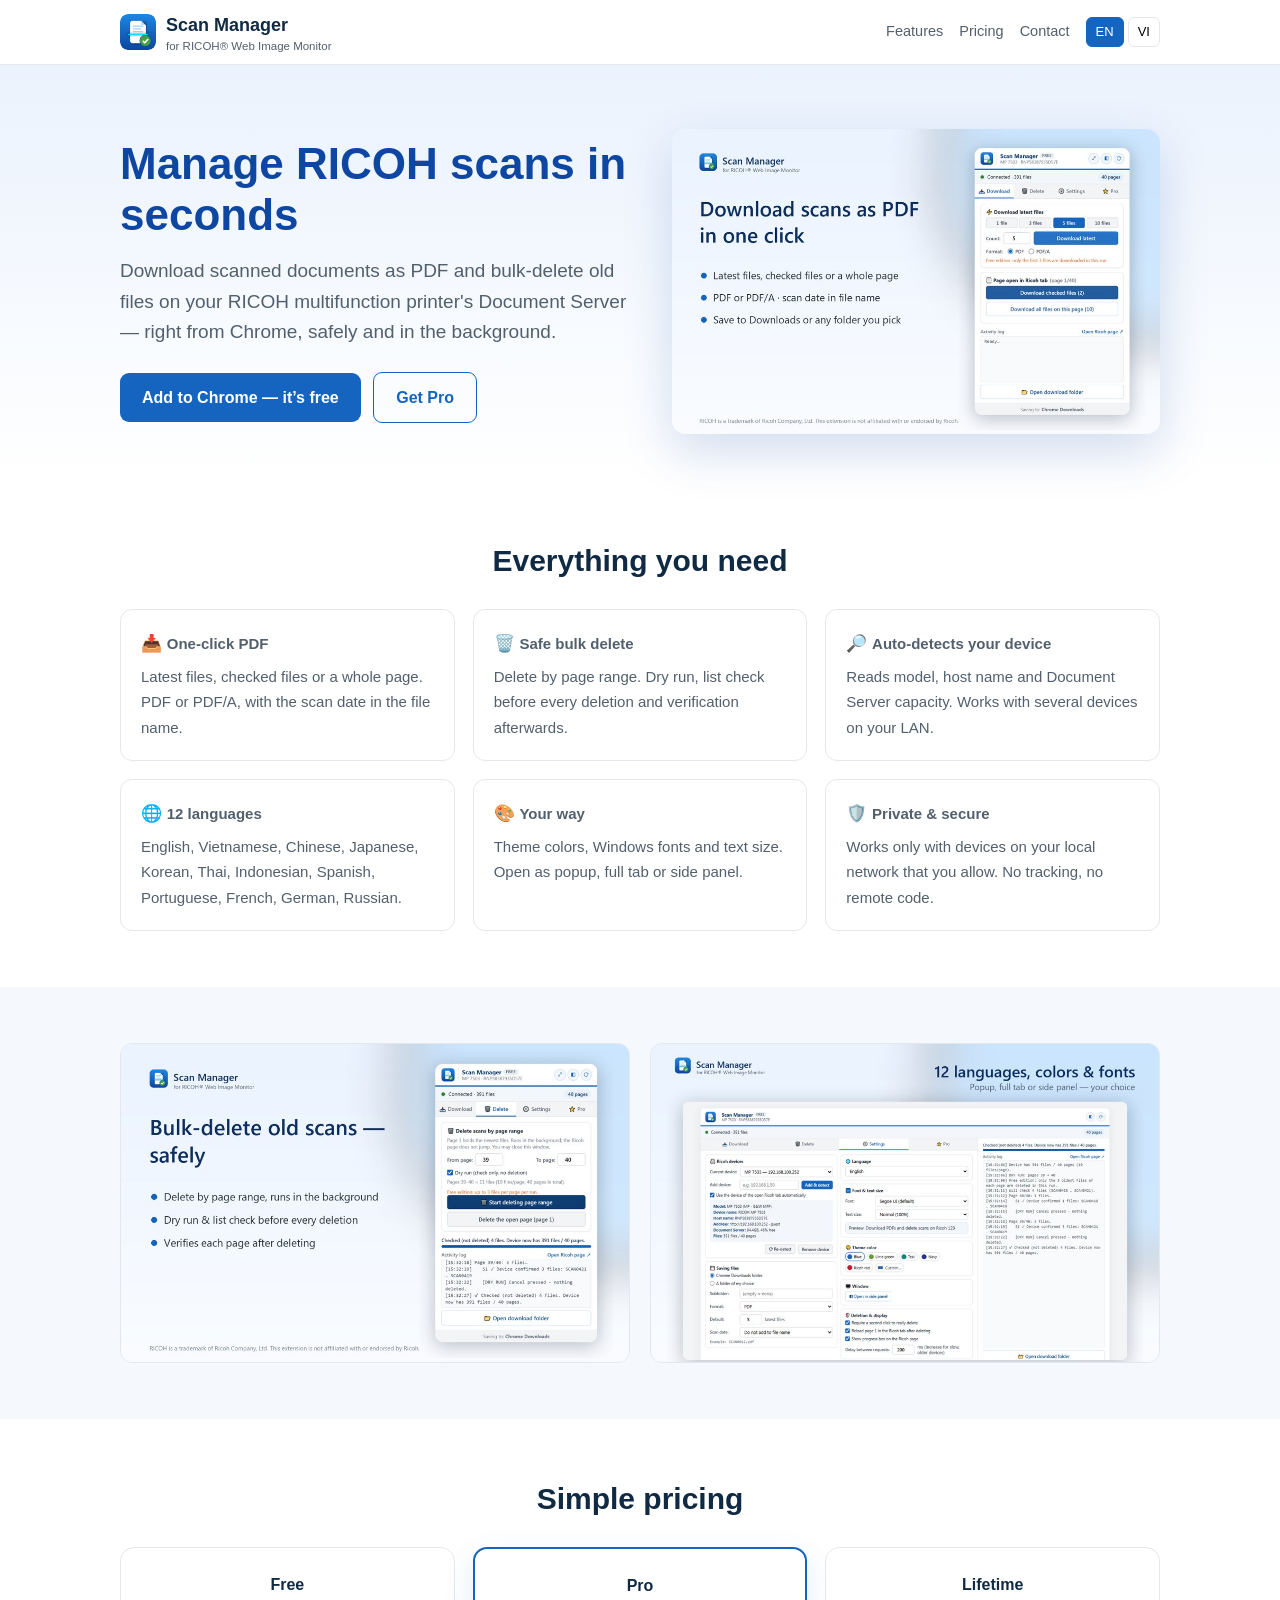
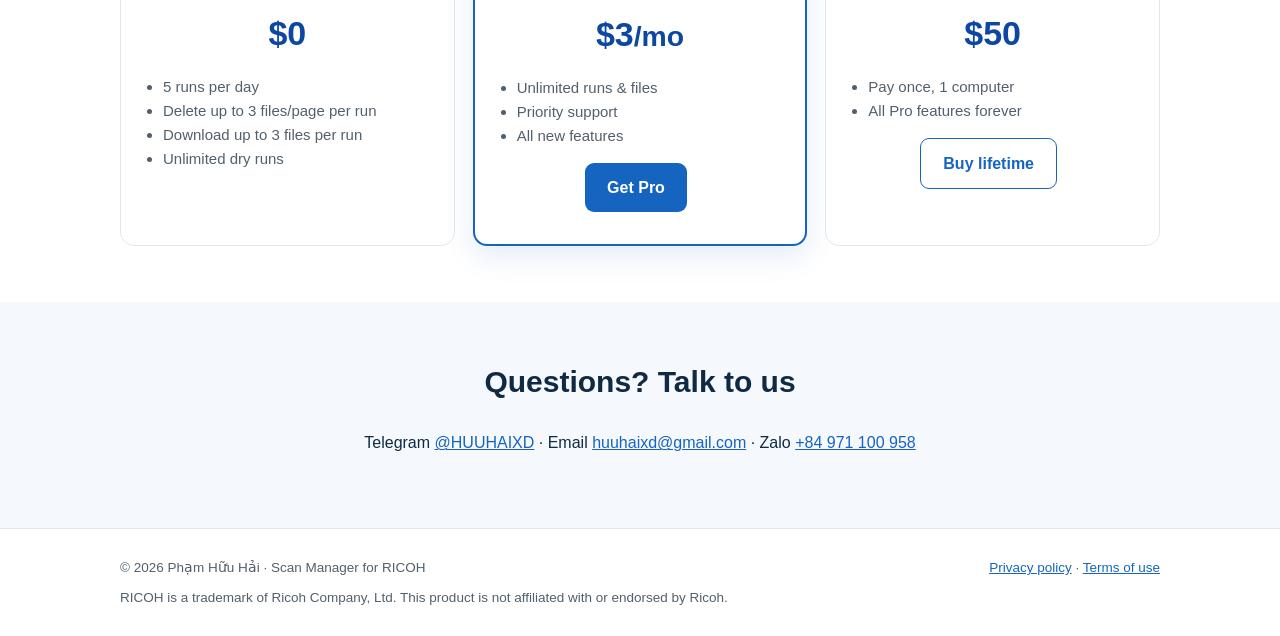
<file: index.html>
<!DOCTYPE html>
<html lang="en">
<head>
  <meta charset="UTF-8">
  <meta name="viewport" content="width=device-width, initial-scale=1">
  <title>Scan Manager for RICOH® — Download & bulk-delete scans</title>
  <meta name="description" content="Chrome extension to download PDFs and bulk-delete scanned files on RICOH Document Server (Web Image Monitor). Auto-detects the device model. 12 languages.">
  <link rel="icon" href="favicon.png">
  <link rel="stylesheet" href="style.css?v=20261108">
  <script src="lang.js?v=20261108"></script>
  <script src="shop-config.js?v=20261108"></script>
</head>
<body>
  <header class="top">
    <div class="wrap">
      <a class="brand" href="index.html"><img src="icon.png" alt=""><span>Scan Manager<small>for RICOH® Web Image Monitor</small></span></a>
      <nav>
        <a class="hide-sm" href="#features"><span data-lang="en">Features</span><span data-lang="vi">Tính năng</span></a>
        <a class="hide-sm" href="#pricing"><span data-lang="en">Pricing</span><span data-lang="vi">Bảng giá</span></a>
        <a class="hide-sm" href="#contact"><span data-lang="en">Contact</span><span data-lang="vi">Liên hệ</span></a>
        <span class="lang-switch"><button data-l="en">EN</button> <button data-l="vi">VI</button></span>
      </nav>
    </div>
  </header>

  <div class="hero">
    <div class="wrap">
      <div>
        <h1>
          <span data-lang="en">Manage RICOH scans in seconds</span>
          <span data-lang="vi">Quản lý file scan RICOH trong vài giây</span>
        </h1>
        <p class="lead">
          <span data-lang="en">Download scanned documents as PDF and bulk-delete old files on your RICOH multifunction printer's Document Server — right from Chrome, safely and in the background.</span>
          <span data-lang="vi">Tải file scan về PDF và xóa hàng loạt file cũ trên Document Server của máy photocopy RICOH — ngay trên Chrome, an toàn và chạy nền.</span>
        </p>
        <!-- Link Chrome Web Store: sửa SHOP.storeUrl trong shop-config.js (href dưới đây dự phòng khi tắt JavaScript) -->
        <a class="btn primary" id="cta-store" href="https://chromewebstore.google.com/detail/scan-manager-for-ricoh-%E2%80%93/jhkhadgilppacanhelepdadmpaoldbhl" target="_blank" rel="noopener"><span data-lang="en">Add to Chrome — it’s free</span><span data-lang="vi">Thêm vào Chrome — miễn phí</span></a>
        <a class="btn ghost" href="buy.html?plan=month"><span data-lang="en">Get Pro</span><span data-lang="vi">Mua bản Pro</span></a>
      </div>
      <div>
        <img class="shot" data-lang="en" src="shot-en-1.jpg" alt="Scan Manager popup">
        <img class="shot" data-lang="vi" src="shot-vi-1.jpg" alt="Giao diện Scan Manager">
      </div>
    </div>
  </div>

  <section id="features">
    <div class="wrap">
      <h2><span data-lang="en">Everything you need</span><span data-lang="vi">Đầy đủ những gì bạn cần</span></h2>
      <div class="features">
        <div class="feature"><b>📥 <span data-lang="en">One-click PDF</span><span data-lang="vi">Tải PDF một chạm</span></b>
          <span data-lang="en">Latest files, checked files or a whole page. PDF or PDF/A, with the scan date in the file name.</span>
          <span data-lang="vi">File mới nhất, file đang chọn hoặc cả trang. PDF hoặc PDF/A, thêm ngày scan vào tên file.</span></div>
        <div class="feature"><b>🗑️ <span data-lang="en">Safe bulk delete</span><span data-lang="vi">Xóa hàng loạt an toàn</span></b>
          <span data-lang="en">Delete by page range. Dry run, list check before every deletion and verification afterwards.</span>
          <span data-lang="vi">Xóa theo dải trang. Chạy thử, đối chiếu danh sách trước khi xóa và xác minh lại sau đó.</span></div>
        <div class="feature"><b>🔎 <span data-lang="en">Auto-detects your device</span><span data-lang="vi">Tự nhận dạng máy</span></b>
          <span data-lang="en">Reads model, host name and Document Server capacity. Works with several devices on your LAN.</span>
          <span data-lang="vi">Đọc dòng máy, host name, dung lượng Document Server. Dùng được nhiều máy trong mạng LAN.</span></div>
        <div class="feature"><b>🌐 <span data-lang="en">12 languages</span><span data-lang="vi">12 ngôn ngữ</span></b>
          <span data-lang="en">English, Vietnamese, Chinese, Japanese, Korean, Thai, Indonesian, Spanish, Portuguese, French, German, Russian.</span>
          <span data-lang="vi">Anh, Việt, Trung, Nhật, Hàn, Thái, Indonesia, Tây Ban Nha, Bồ Đào Nha, Pháp, Đức, Nga.</span></div>
        <div class="feature"><b>🎨 <span data-lang="en">Your way</span><span data-lang="vi">Theo ý bạn</span></b>
          <span data-lang="en">Theme colors, Windows fonts and text size. Open as popup, full tab or side panel.</span>
          <span data-lang="vi">Màu giao diện, phông chữ Windows, cỡ chữ. Mở dạng popup, tab rộng hoặc bảng bên.</span></div>
        <div class="feature"><b>🛡️ <span data-lang="en">Private & secure</span><span data-lang="vi">Riêng tư & bảo mật</span></b>
          <span data-lang="en">Works only with devices on your local network that you allow. No tracking, no remote code.</span>
          <span data-lang="vi">Chỉ làm việc với máy trong mạng nội bộ bạn cho phép. Không theo dõi, không tải mã từ xa.</span></div>
      </div>
    </div>
  </section>

  <section class="alt">
    <div class="wrap">
      <div class="shots">
        <img data-lang="en" src="shot-en-2.jpg" alt="Bulk delete"><img data-lang="en" src="shot-en-3.jpg" alt="Settings">
        <img data-lang="vi" src="shot-vi-2.jpg" alt="Xóa hàng loạt"><img data-lang="vi" src="shot-vi-3.jpg" alt="Cài đặt">
      </div>
    </div>
  </section>

  <section id="pricing">
    <div class="wrap">
      <h2><span data-lang="en">Simple pricing</span><span data-lang="vi">Bảng giá đơn giản</span></h2>
      <div class="pricing">
        <div class="plan"><b>Free</b><div class="price">$0</div>
          <ul data-lang="en"><li>5 runs per day</li><li>Delete up to 3 files/page per run</li><li>Download up to 3 files per run</li><li>Unlimited dry runs</li></ul>
          <ul data-lang="vi"><li>5 lượt mỗi ngày</li><li>Xóa tối đa 3 file/trang mỗi lượt</li><li>Tải tối đa 3 file mỗi lượt</li><li>Chạy thử không giới hạn</li></ul></div>
        <div class="plan best"><b>Pro</b><div class="price">$3<small>/<span data-lang="en">mo</span><span data-lang="vi">tháng</span></small></div>
          <ul data-lang="en"><li>Unlimited runs & files</li><li>Priority support</li><li>All new features</li></ul>
          <ul data-lang="vi"><li>Không giới hạn lượt & số file</li><li>Ưu tiên hỗ trợ</li><li>Mọi tính năng mới</li><li>79.000đ/tháng (VietQR)</li></ul>
          <a class="btn primary" href="buy.html?plan=month"><span data-lang="en">Get Pro</span><span data-lang="vi">Mua Pro</span></a></div>
        <div class="plan"><b><span data-lang="en">Lifetime</span><span data-lang="vi">Trọn đời</span></b><div class="price">$50</div>
          <ul data-lang="en"><li>Pay once, 1 computer</li><li>All Pro features forever</li></ul>
          <ul data-lang="vi"><li>Trả 1 lần, 1 máy tính</li><li>Mọi tính năng Pro mãi mãi</li><li>1.299.000đ (VietQR)</li></ul>
          <a class="btn ghost" href="buy.html?plan=lifetime"><span data-lang="en">Buy lifetime</span><span data-lang="vi">Mua trọn đời</span></a></div>
      </div>
    </div>
  </section>

  <section id="contact" class="alt">
    <div class="wrap" style="text-align:center">
      <h2><span data-lang="en">Questions? Talk to us</span><span data-lang="vi">Cần hỗ trợ? Liên hệ ngay</span></h2>
      <p>Telegram <a href="https://t.me/HUUHAIXD">@HUUHAIXD</a> · Email <a href="mailto:huuhaixd@gmail.com">huuhaixd@gmail.com</a> · Zalo <a href="https://zalo.me/84971100958">+84 971 100 958</a></p>
    </div>
  </section>

  <footer>
    <div class="wrap">
      <span>© 2026 Phạm Hữu Hải · Scan Manager for RICOH</span>
      <span><a href="privacy.html"><span data-lang="en">Privacy policy</span><span data-lang="vi">Chính sách quyền riêng tư</span></a> · <a href="terms.html"><span data-lang="en">Terms of use</span><span data-lang="vi">Điều khoản sử dụng</span></a></span>
      <span data-lang="en">RICOH is a trademark of Ricoh Company, Ltd. This product is not affiliated with or endorsed by Ricoh.</span>
      <span data-lang="vi">RICOH là nhãn hiệu của Ricoh Company, Ltd. Sản phẩm này không liên kết với Ricoh.</span>
    </div>
  </footer>
  <script>
    // Nút "Thêm vào Chrome": link cố định trong HTML; chỉ ghi đè khi shop-config.js có link khác.
    // Không bao giờ đổi về "#contact" - bản shop-config.js cũ trong bộ nhớ đệm (storeUrl trống) từng làm nút cuộn xuống Bảng giá.
    (function () {
      var cta = document.getElementById("cta-store");
      if (window.SHOP && SHOP.storeUrl) cta.href = SHOP.storeUrl;
    })();
  </script>
</body>
</html>
</file>
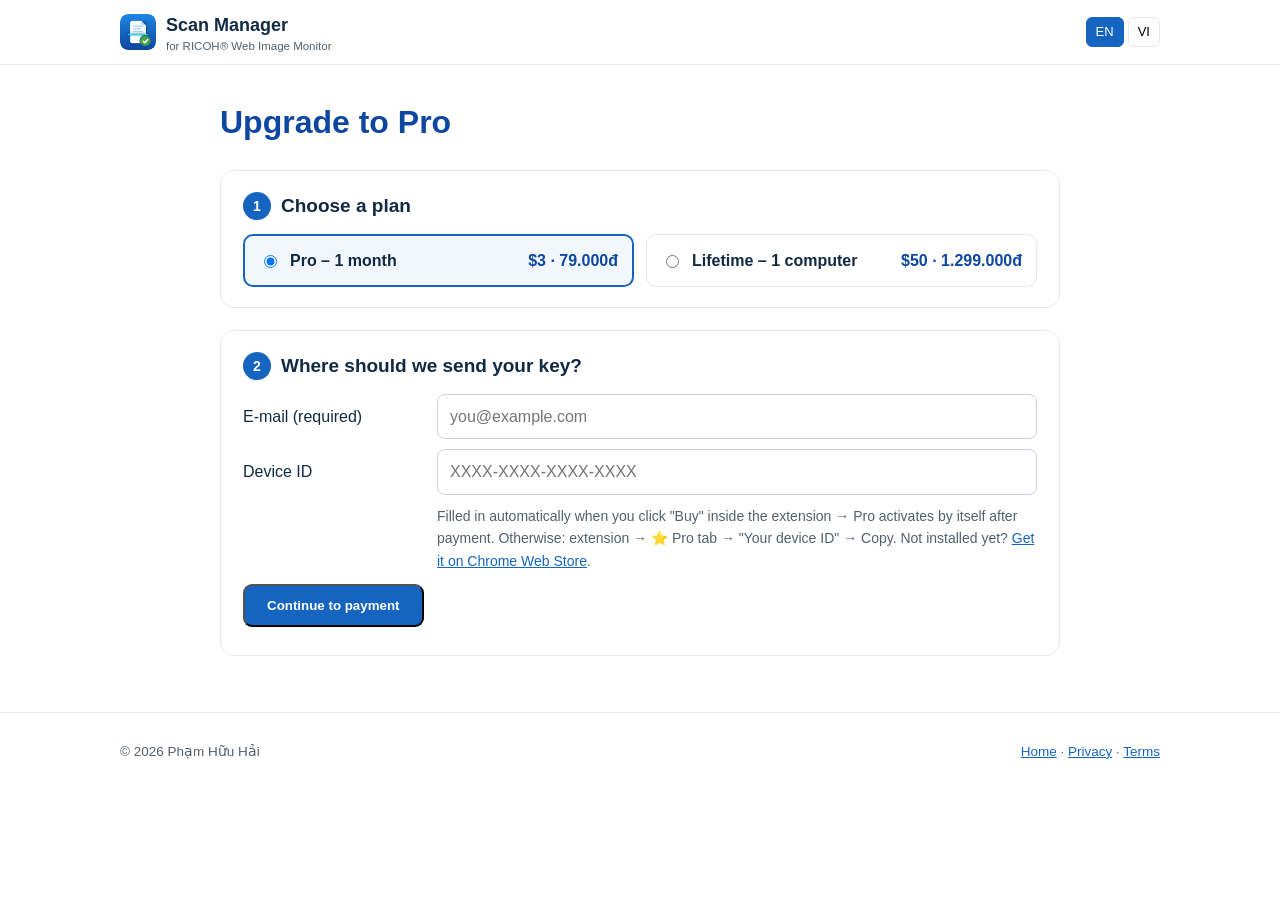
<file: buy.html>
<!DOCTYPE html>
<html lang="en">
<head>
  <meta charset="UTF-8">
  <meta name="viewport" content="width=device-width, initial-scale=1">
  <title>Buy Pro — Scan Manager for RICOH®</title>
  <link rel="icon" href="favicon.png">
  <link rel="stylesheet" href="style.css?v=20261108">
  <link rel="stylesheet" href="buy.css?v=20261108">
  <script src="lang.js?v=20261108"></script>
  <script src="shop-config.js?v=20261108"></script>
</head>
<body>
  <header class="top">
    <div class="wrap">
      <a class="brand" href="index.html"><img src="icon.png" alt=""><span>Scan Manager<small>for RICOH® Web Image Monitor</small></span></a>
      <nav><span class="lang-switch"><button data-l="en">EN</button> <button data-l="vi">VI</button></span></nav>
    </div>
  </header>

  <main class="buy">
    <h1><span data-lang="en">Upgrade to Pro</span><span data-lang="vi">Nâng cấp lên Pro</span></h1>

    <!-- Bước 1: chọn gói -->
    <section class="step" id="step-plan">
      <h2><span class="n">1</span><span data-lang="en">Choose a plan</span><span data-lang="vi">Chọn gói</span></h2>
      <div class="plans">
        <label class="plan-opt"><input type="radio" name="plan" value="month" id="plan-month">
          <span class="po-name" data-plan-name="month"></span>
          <span class="po-price" data-plan-price="month"></span></label>
        <label class="plan-opt"><input type="radio" name="plan" value="lifetime" id="plan-lifetime">
          <span class="po-name" data-plan-name="lifetime"></span>
          <span class="po-price" data-plan-price="lifetime"></span></label>
      </div>
    </section>

    <!-- Bước 2: thông tin nhận mã + tạo đơn -->
    <section class="step" id="step-info">
      <h2><span class="n">2</span><span data-lang="en">Where should we send your key?</span><span data-lang="vi">Nhận mã kích hoạt ở đâu?</span></h2>
      <div class="fields">
        <label for="f-email"><span data-lang="en">E-mail (required)</span><span data-lang="vi">Email (bắt buộc)</span></label>
        <input id="f-email" type="email" placeholder="you@example.com" autocomplete="email">
        <label for="f-iid"><span data-lang="en">Device ID</span><span data-lang="vi">Mã máy</span></label>
        <input id="f-iid" type="text" placeholder="XXXX-XXXX-XXXX-XXXX" maxlength="19">
        <p class="hint" id="iid-hint"><span data-lang="en">Filled in automatically when you click "Buy" inside the extension → Pro activates by itself after payment. Otherwise: extension → ⭐ Pro tab → "Your device ID" → Copy. Not installed yet? <a href="https://chromewebstore.google.com/detail/scan-manager-for-ricoh-%E2%80%93/jhkhadgilppacanhelepdadmpaoldbhl" target="_blank" rel="noopener">Get it on Chrome Web Store</a>.</span><span data-lang="vi">Tự điền khi bạn bấm "Mua" trong tiện ích → thanh toán xong Pro tự kích hoạt. Nếu trống: mở tiện ích → thẻ ⭐ Pro → "Mã máy của bạn" → Sao chép. Chưa cài tiện ích? <a href="https://chromewebstore.google.com/detail/scan-manager-for-ricoh-%E2%80%93/jhkhadgilppacanhelepdadmpaoldbhl" target="_blank" rel="noopener">Cài từ Chrome Web Store</a>.</span></p>
      </div>
      <p class="warn-mail" id="need-email" hidden><span data-lang="en">Please enter a valid e-mail.</span><span data-lang="vi">Vui lòng nhập email hợp lệ.</span></p>
      <p class="warn-mail" id="order-error" hidden></p>
      <div><button type="button" class="btn primary" id="btn-create"><span data-lang="en">Continue to payment</span><span data-lang="vi">Tiếp tục thanh toán</span></button></div>
    </section>

    <!-- Bước 3: thanh toán -->
    <section class="step" id="step-pay" hidden>
      <h2><span class="n">3</span><span data-lang="en">Pay</span><span data-lang="vi">Thanh toán</span>
        <span class="order-tag"><span data-lang="en">Order</span><span data-lang="vi">Đơn</span> <b id="order-code"></b></span></h2>
      <div class="pay-status" id="pay-status">
        <span class="spinner" aria-hidden="true"></span>
        <span data-lang="en">Waiting for your payment… this page updates by itself.</span>
        <span data-lang="vi">Đang chờ thanh toán… trang tự cập nhật khi nhận được tiền.</span>
      </div>
      <div class="methods">
        <div class="method" id="m-lemon" hidden>
          <h3><span data-lang="en">Card (Visa, Mastercard…)</span><span data-lang="vi">Thẻ quốc tế (Visa, Mastercard…)</span></h3>
          <a class="btn primary" id="btn-lemon" href="#" target="_blank" rel="noopener"><span data-lang="en">Pay by card</span><span data-lang="vi">Thanh toán bằng thẻ</span></a>
        </div>
        <div class="method">
          <h3>VietQR <span class="muted-s" data-lang="en">(Vietnam bank transfer)</span><span class="muted-s" data-lang="vi">(chuyển khoản ngân hàng VN)</span></h3>
          <img id="qr" alt="VietQR" width="270" height="320">
          <dl class="bank">
            <dt data-lang="en">Bank</dt><dt data-lang="vi">Ngân hàng</dt><dd id="b-branch"></dd>
            <dt data-lang="en">Account</dt><dt data-lang="vi">Số tài khoản</dt><dd><b id="b-acc"></b> <button type="button" class="copy" data-copy-id="b-acc">⧉</button></dd>
            <dt data-lang="en">Holder</dt><dt data-lang="vi">Chủ tài khoản</dt><dd id="b-name"></dd>
            <dt data-lang="en">Amount</dt><dt data-lang="vi">Số tiền</dt><dd><b id="b-amount"></b></dd>
            <dt data-lang="en">Message</dt><dt data-lang="vi">Nội dung</dt><dd><b id="b-msg"></b> <button type="button" class="copy" data-copy-id="b-msg">⧉</button></dd>
          </dl>
          <p class="hint"><span data-lang="en">Scan with any Vietnamese banking app — amount and message are filled in. Keep the message unchanged.</span><span data-lang="vi">Quét bằng app ngân hàng bất kỳ — số tiền và nội dung đã điền sẵn. Vui lòng giữ nguyên nội dung.</span></p>
          <button type="button" class="btn primary btn-reported" id="btn-reported"><span data-lang="en">✅ I have transferred</span><span data-lang="vi">✅ Tôi đã chuyển khoản xong</span></button>
          <p class="hint ok-note" id="reported-note" hidden><span data-lang="en">Thanks! The author has been notified and will confirm shortly — this page updates by itself and your key is e-mailed.</span><span data-lang="vi">Cảm ơn bạn! Tác giả đã nhận được thông báo và sẽ xác nhận sớm — trang này tự cập nhật, mã cũng được gửi qua email.</span></p>
        </div>
        <div class="method">
          <h3>PayPal <span class="muted-s" data-lang="en">(international)</span><span class="muted-s" data-lang="vi">(quốc tế)</span></h3>
          <a class="btn paypal" id="btn-paypal" href="#" target="_blank" rel="noopener"><span data-lang="en">Pay with PayPal</span><span data-lang="vi">Thanh toán qua PayPal</span></a>
          <p class="hint"><span data-lang="en">PayPal account or card, in USD. Confirmed automatically.</span><span data-lang="vi">Tài khoản PayPal hoặc thẻ, bằng USD. Xác nhận tự động.</span></p>
        </div>
      </div>
    </section>

    <!-- Thanh toán thành công -->
    <section class="step success" id="step-done" hidden>
      <h2>✅ <span data-lang="en">Payment received — thank you!</span><span data-lang="vi">Đã nhận thanh toán — cảm ơn bạn!</span></h2>
      <p class="auto-on" hidden><span data-lang="en">Pro activates automatically on your computer within a few minutes. To do it now: open the extension → ⭐ Pro tab → <b>Check payment</b>.</span><span data-lang="vi">Pro sẽ tự kích hoạt trên máy tính của bạn trong vài phút. Muốn ngay: mở tiện ích → thẻ ⭐ Pro → bấm <b>Kiểm tra thanh toán</b>.</span></p>
      <p><span data-lang="en">Your purchase key (also sent to your e-mail):</span><span data-lang="vi">Mã mua hàng (đã gửi kèm email):</span></p>
      <div class="key-box"><b id="done-key"></b> <button type="button" class="copy" data-copy-id="done-key">⧉</button></div>
      <p class="hint"><span data-lang="en">To activate by hand: ⭐ Pro tab → paste the key, enter the same e-mail → Activate.</span><span data-lang="vi">Kích hoạt thủ công: thẻ ⭐ Pro → dán mã, nhập đúng email → Kích hoạt.</span></p>
    </section>

    <!-- Hỗ trợ -->
    <section class="step" id="step-help" hidden>
      <h2><span class="n">?</span><span data-lang="en">Paid but nothing happened after 15 minutes?</span><span data-lang="vi">Đã trả tiền mà sau 15 phút chưa thấy gì?</span></h2>
      <p><span data-lang="en">Bank transfers are sometimes confirmed by hand. Send us your order details:</span><span data-lang="vi">Chuyển khoản đôi khi được xác nhận thủ công. Gửi thông tin đơn cho tác giả:</span></p>
      <pre class="summary" id="summary"></pre>
      <div class="actions">
        <button type="button" class="btn ghost" id="btn-copy-sum"><span data-lang="en">Copy order details</span><span data-lang="vi">Sao chép thông tin đơn</span></button>
        <a class="btn ghost" id="c-zalo" href="#" target="_blank" rel="noopener">Zalo</a>
        <a class="btn ghost" id="c-tg" href="#" target="_blank" rel="noopener">Telegram</a>
        <a class="btn ghost" id="c-mail" href="#">Email</a>
      </div>
    </section>
  </main>

  <footer>
    <div class="wrap">
      <span>© 2026 Phạm Hữu Hải</span>
      <span><a href="index.html">Home</a> · <a href="privacy.html">Privacy</a> · <a href="terms.html">Terms</a></span>
    </div>
  </footer>
  <script src="buy.js?v=20261108"></script>
</body>
</html>
</file>
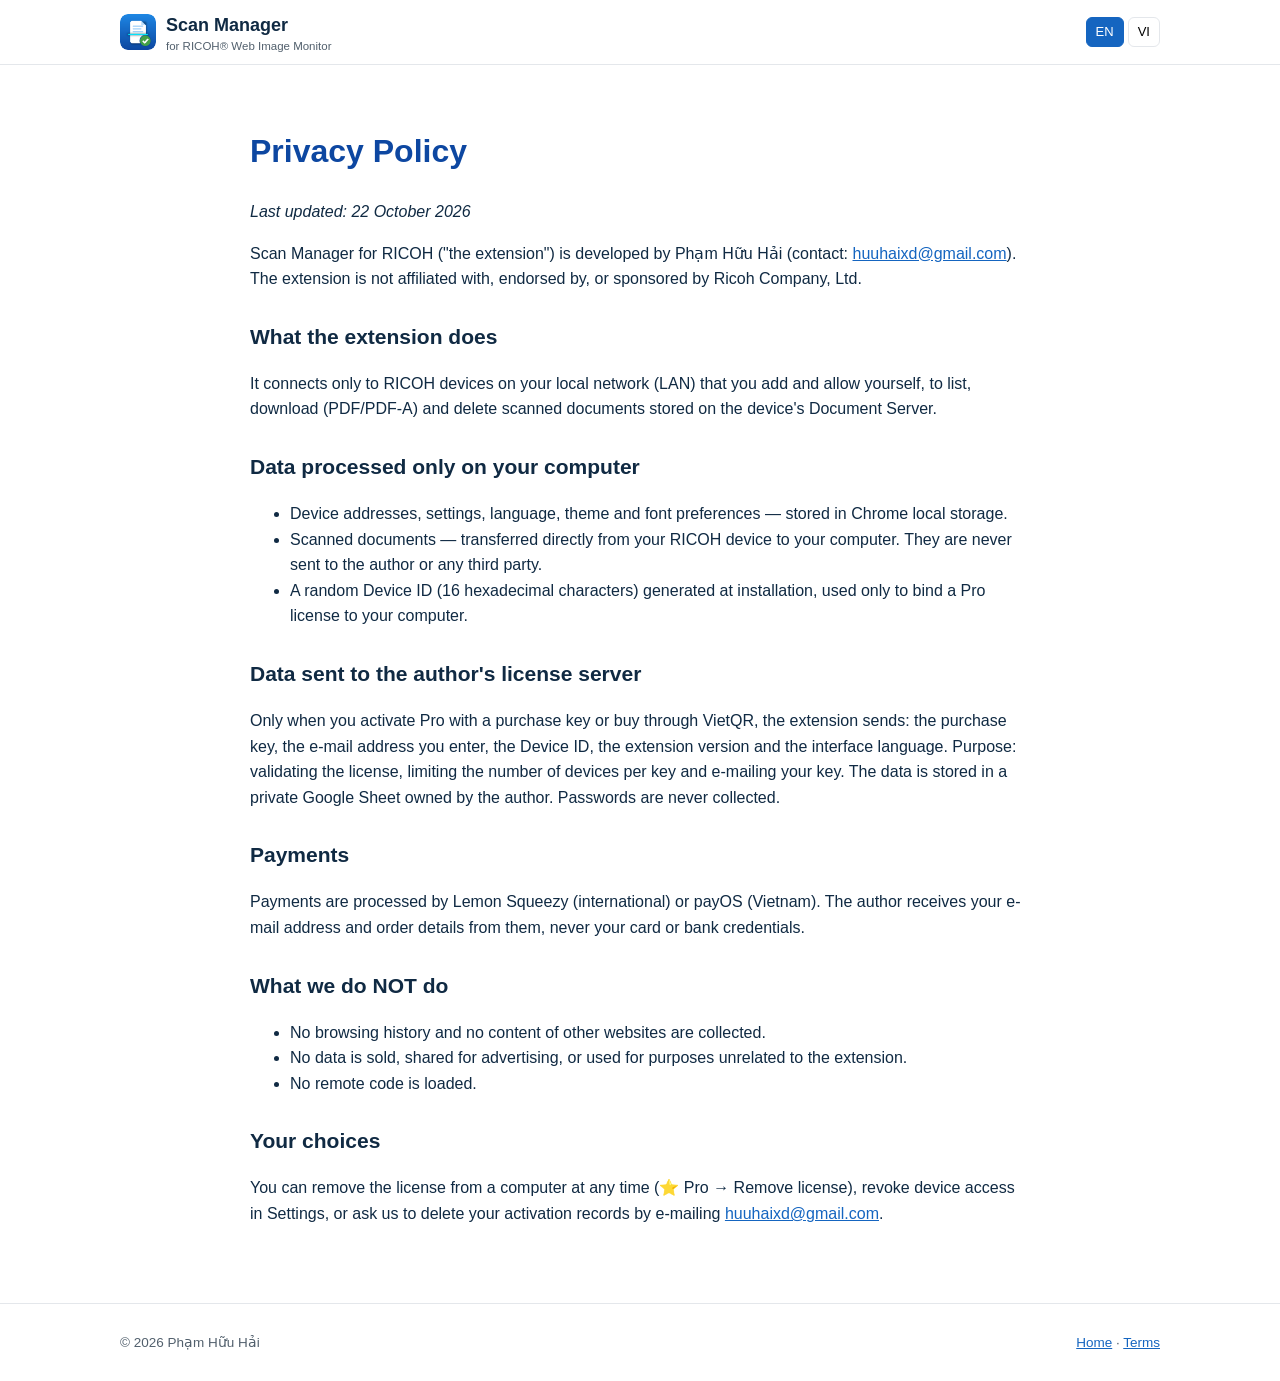
<file: privacy.html>
<!DOCTYPE html>
<html lang="en">
<head>
  <meta charset="UTF-8">
  <meta name="viewport" content="width=device-width, initial-scale=1">
  <title>Privacy Policy — Scan Manager for RICOH®</title>
  <link rel="icon" href="favicon.png">
  <link rel="stylesheet" href="style.css?v=20261108">
  <script src="lang.js?v=20261108"></script>
</head>
<body>
  <header class="top">
    <div class="wrap">
      <a class="brand" href="index.html"><img src="icon.png" alt=""><span>Scan Manager<small>for RICOH® Web Image Monitor</small></span></a>
      <nav><span class="lang-switch"><button data-l="en">EN</button> <button data-l="vi">VI</button></span></nav>
    </div>
  </header>

  <main class="doc">
    <div data-lang="en">
      <h1>Privacy Policy</h1>
      <p><i>Last updated: 22 October 2026</i></p>
      <p>Scan Manager for RICOH ("the extension") is developed by Phạm Hữu Hải (contact: <a href="mailto:huuhaixd@gmail.com">huuhaixd@gmail.com</a>). The extension is not affiliated with, endorsed by, or sponsored by Ricoh Company, Ltd.</p>
      <h2>What the extension does</h2>
      <p>It connects only to RICOH devices on your local network (LAN) that you add and allow yourself, to list, download (PDF/PDF-A) and delete scanned documents stored on the device's Document Server.</p>
      <h2>Data processed only on your computer</h2>
      <ul>
        <li>Device addresses, settings, language, theme and font preferences — stored in Chrome local storage.</li>
        <li>Scanned documents — transferred directly from your RICOH device to your computer. They are never sent to the author or any third party.</li>
        <li>A random Device ID (16 hexadecimal characters) generated at installation, used only to bind a Pro license to your computer.</li>
      </ul>
      <h2>Data sent to the author's license server</h2>
      <p>Only when you activate Pro with a purchase key or buy through VietQR, the extension sends: the purchase key, the e-mail address you enter, the Device ID, the extension version and the interface language. Purpose: validating the license, limiting the number of devices per key and e-mailing your key. The data is stored in a private Google Sheet owned by the author. Passwords are never collected.</p>
      <h2>Payments</h2>
      <p>Payments are processed by Lemon Squeezy (international) or payOS (Vietnam). The author receives your e-mail address and order details from them, never your card or bank credentials.</p>
      <h2>What we do NOT do</h2>
      <ul>
        <li>No browsing history and no content of other websites are collected.</li>
        <li>No data is sold, shared for advertising, or used for purposes unrelated to the extension.</li>
        <li>No remote code is loaded.</li>
      </ul>
      <h2>Your choices</h2>
      <p>You can remove the license from a computer at any time (⭐ Pro → Remove license), revoke device access in Settings, or ask us to delete your activation records by e-mailing <a href="mailto:huuhaixd@gmail.com">huuhaixd@gmail.com</a>.</p>
    </div>

    <div data-lang="vi">
      <h1>Chính sách quyền riêng tư</h1>
      <p><i>Cập nhật: 22/10/2026</i></p>
      <p>Scan Manager for RICOH ("tiện ích") do Phạm Hữu Hải phát triển (liên hệ: <a href="mailto:huuhaixd@gmail.com">huuhaixd@gmail.com</a>). Tiện ích không liên kết, không được bảo trợ bởi Ricoh Company, Ltd.</p>
      <h2>Tiện ích làm gì</h2>
      <p>Tiện ích chỉ kết nối tới máy RICOH trong mạng nội bộ (LAN) do bạn tự thêm và cho phép. Mục đích: liệt kê, tải (PDF/PDF-A) và xóa file scan trên Document Server của máy.</p>
      <h2>Dữ liệu chỉ xử lý trên máy tính của bạn</h2>
      <ul>
        <li>Địa chỉ máy, cài đặt, ngôn ngữ, màu sắc, phông chữ — lưu trong bộ nhớ cục bộ của Chrome.</li>
        <li>File scan — đi thẳng từ máy RICOH về máy tính của bạn, không gửi cho tác giả hay bên thứ ba.</li>
        <li>Mã máy ngẫu nhiên (16 ký tự) tạo khi cài đặt, chỉ dùng để gắn bản quyền Pro với máy tính.</li>
      </ul>
      <h2>Dữ liệu gửi tới máy chủ bản quyền</h2>
      <p>Chỉ khi bạn kích hoạt Pro bằng mã mua hàng hoặc mua qua VietQR, tiện ích mới gửi đi: mã mua hàng, email bạn nhập, Mã máy, phiên bản, ngôn ngữ. Mục đích: xác thực bản quyền, giới hạn số máy cho mỗi mã, gửi mã qua email. Dữ liệu được lưu trong Google Sheet riêng của tác giả. Không thu thập mật khẩu.</p>
      <h2>Thanh toán</h2>
      <p>Thanh toán qua Lemon Squeezy (quốc tế) hoặc payOS (Việt Nam). Tác giả chỉ nhận email và thông tin đơn hàng, không bao giờ nhận thông tin thẻ hay tài khoản ngân hàng.</p>
      <h2>Chúng tôi KHÔNG</h2>
      <ul>
        <li>Thu thập lịch sử duyệt web hay nội dung trang web khác.</li>
        <li>Bán, chia sẻ dữ liệu cho quảng cáo hoặc dùng vào mục đích khác.</li>
        <li>Tải mã từ xa.</li>
      </ul>
      <h2>Quyền của bạn</h2>
      <p>Bạn có thể gỡ bản quyền khỏi máy (⭐ Pro → Gỡ bản quyền), thu hồi quyền truy cập máy trong Cài đặt, hoặc yêu cầu xóa dữ liệu kích hoạt qua <a href="mailto:huuhaixd@gmail.com">huuhaixd@gmail.com</a>.</p>
    </div>
  </main>

  <footer>
    <div class="wrap">
      <span>© 2026 Phạm Hữu Hải</span>
      <span><a href="index.html">Home</a> · <a href="terms.html">Terms</a></span>
    </div>
  </footer>
</body>
</html>
</file>
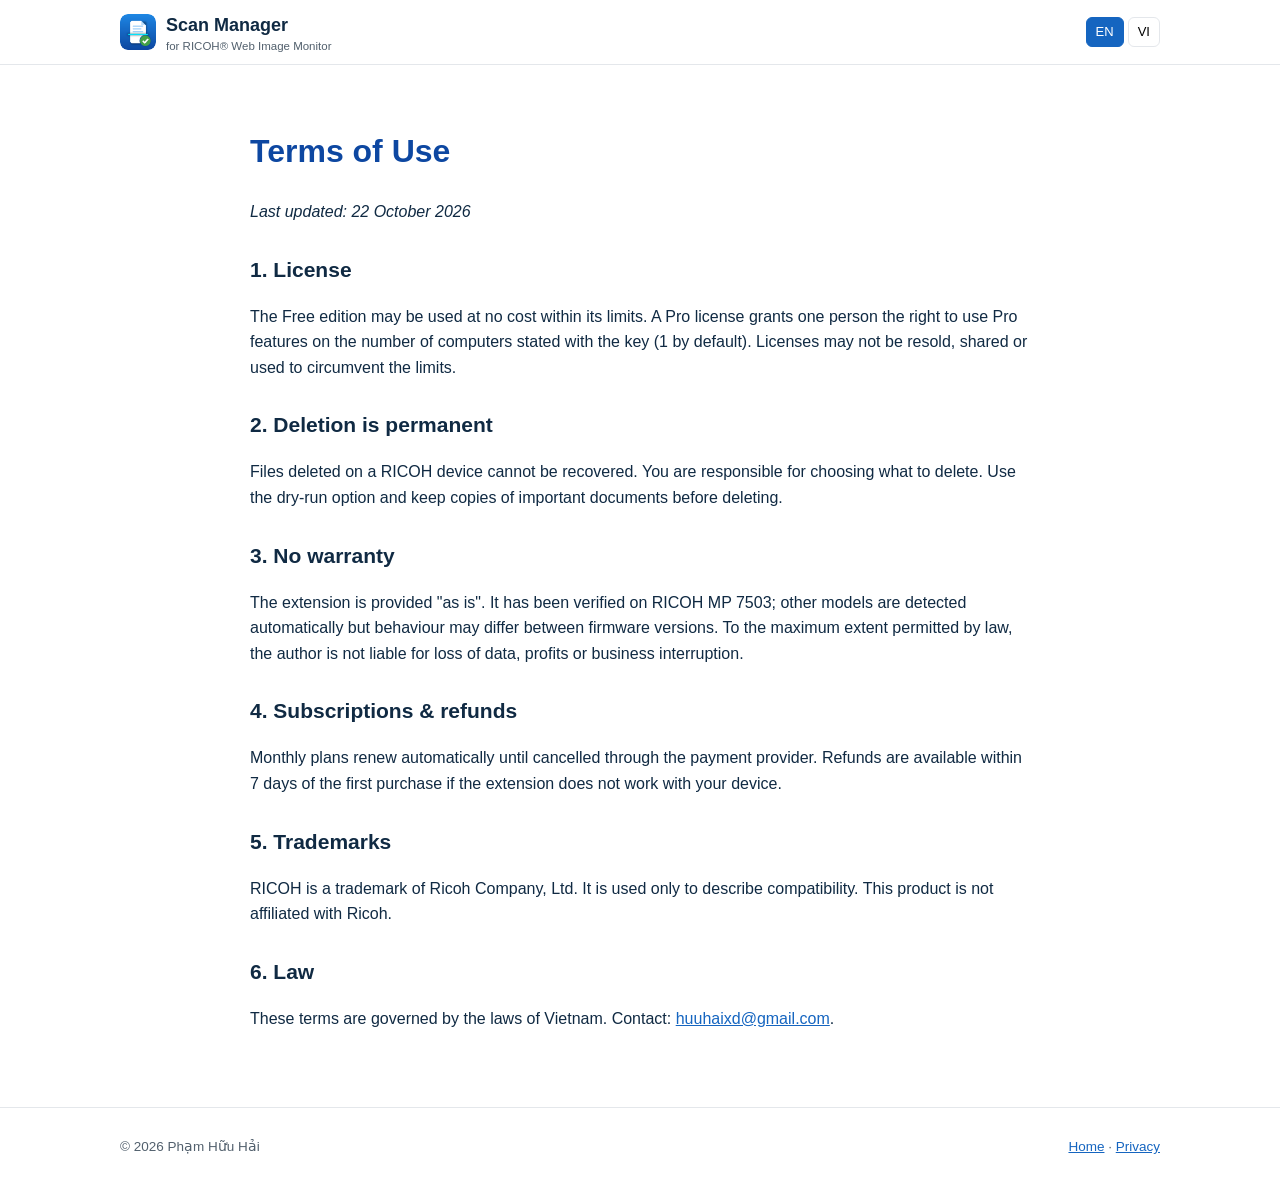
<file: terms.html>
<!DOCTYPE html>
<html lang="en">
<head>
  <meta charset="UTF-8">
  <meta name="viewport" content="width=device-width, initial-scale=1">
  <title>Terms of Use — Scan Manager for RICOH®</title>
  <link rel="icon" href="favicon.png">
  <link rel="stylesheet" href="style.css?v=20261108">
  <script src="lang.js?v=20261108"></script>
</head>
<body>
  <header class="top">
    <div class="wrap">
      <a class="brand" href="index.html"><img src="icon.png" alt=""><span>Scan Manager<small>for RICOH® Web Image Monitor</small></span></a>
      <nav><span class="lang-switch"><button data-l="en">EN</button> <button data-l="vi">VI</button></span></nav>
    </div>
  </header>

  <main class="doc">
    <div data-lang="en">
      <h1>Terms of Use</h1>
      <p><i>Last updated: 22 October 2026</i></p>
      <h2>1. License</h2>
      <p>The Free edition may be used at no cost within its limits. A Pro license grants one person the right to use Pro features on the number of computers stated with the key (1 by default). Licenses may not be resold, shared or used to circumvent the limits.</p>
      <h2>2. Deletion is permanent</h2>
      <p>Files deleted on a RICOH device cannot be recovered. You are responsible for choosing what to delete. Use the dry-run option and keep copies of important documents before deleting.</p>
      <h2>3. No warranty</h2>
      <p>The extension is provided "as is". It has been verified on RICOH MP 7503; other models are detected automatically but behaviour may differ between firmware versions. To the maximum extent permitted by law, the author is not liable for loss of data, profits or business interruption.</p>
      <h2>4. Subscriptions & refunds</h2>
      <p>Monthly plans renew automatically until cancelled through the payment provider. Refunds are available within 7 days of the first purchase if the extension does not work with your device.</p>
      <h2>5. Trademarks</h2>
      <p>RICOH is a trademark of Ricoh Company, Ltd. It is used only to describe compatibility. This product is not affiliated with Ricoh.</p>
      <h2>6. Law</h2>
      <p>These terms are governed by the laws of Vietnam. Contact: <a href="mailto:huuhaixd@gmail.com">huuhaixd@gmail.com</a>.</p>
    </div>

    <div data-lang="vi">
      <h1>Điều khoản sử dụng</h1>
      <p><i>Cập nhật: 22/10/2026</i></p>
      <h2>1. Giấy phép</h2>
      <p>Bản Free dùng miễn phí trong giới hạn quy định. Bản quyền Pro cho phép một người dùng tính năng Pro trên số máy tính ghi kèm mã (mặc định 1 máy). Không được bán lại, chia sẻ mã hoặc tìm cách vượt giới hạn.</p>
      <h2>2. Xóa là vĩnh viễn</h2>
      <p>File đã xóa trên máy RICOH không khôi phục được. Bạn chịu trách nhiệm về việc chọn file để xóa. Hãy dùng chức năng Chạy thử và sao lưu tài liệu quan trọng trước khi xóa.</p>
      <h2>3. Không bảo đảm</h2>
      <p>Tiện ích được cung cấp "nguyên trạng". Đã kiểm chứng trên RICOH MP 7503; các dòng khác được tự nhận dạng nhưng có thể hoạt động khác nhau tùy firmware. Trong phạm vi pháp luật cho phép, tác giả không chịu trách nhiệm về mất dữ liệu, lợi nhuận hay gián đoạn công việc.</p>
      <h2>4. Gói tháng & hoàn tiền</h2>
      <p>Gói tháng tự gia hạn cho đến khi bạn hủy qua nhà cung cấp thanh toán. Hoàn tiền trong 7 ngày kể từ lần mua đầu nếu tiện ích không hoạt động với máy của bạn.</p>
      <h2>5. Nhãn hiệu</h2>
      <p>RICOH là nhãn hiệu của Ricoh Company, Ltd., chỉ dùng để mô tả khả năng tương thích. Sản phẩm này không liên kết với Ricoh.</p>
      <h2>6. Luật áp dụng</h2>
      <p>Điều khoản tuân theo pháp luật Việt Nam. Liên hệ: <a href="mailto:huuhaixd@gmail.com">huuhaixd@gmail.com</a>.</p>
    </div>
  </main>

  <footer>
    <div class="wrap">
      <span>© 2026 Phạm Hữu Hải</span>
      <span><a href="index.html">Home</a> · <a href="privacy.html">Privacy</a></span>
    </div>
  </footer>
</body>
</html>
</file>
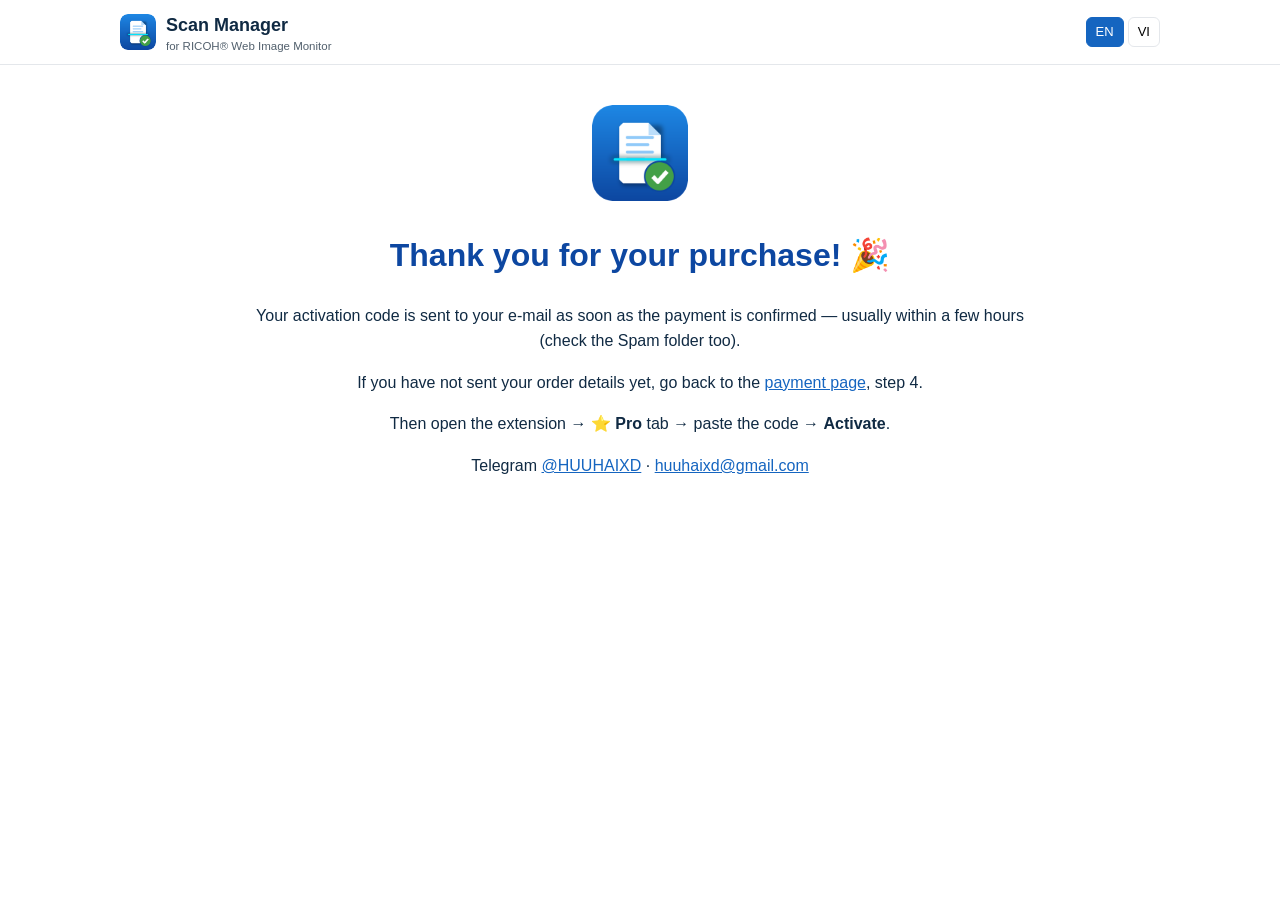
<file: thanks.html>
<!DOCTYPE html>
<html lang="en">
<head>
  <meta charset="UTF-8">
  <meta name="viewport" content="width=device-width, initial-scale=1">
  <title>Thank you — Scan Manager for RICOH®</title>
  <link rel="icon" href="favicon.png">
  <link rel="stylesheet" href="style.css?v=20261108">
  <script src="lang.js?v=20261108"></script>
</head>
<body>
  <header class="top">
    <div class="wrap">
      <a class="brand" href="index.html"><img src="icon.png" alt=""><span>Scan Manager<small>for RICOH® Web Image Monitor</small></span></a>
      <nav><span class="lang-switch"><button data-l="en">EN</button> <button data-l="vi">VI</button></span></nav>
    </div>
  </header>
  <main class="doc" style="text-align:center">
    <img src="icon.png" alt="" width="96" height="96" style="border-radius:20px">
    <div data-lang="en">
      <h1>Thank you for your purchase! 🎉</h1>
      <p>Your activation code is sent to your e-mail as soon as the payment is confirmed — usually within a few hours (check the Spam folder too).</p>
      <p>If you have not sent your order details yet, go back to the <a href="buy.html">payment page</a>, step 4.</p>
      <p>Then open the extension → <b>⭐ Pro</b> tab → paste the code → <b>Activate</b>.</p>
    </div>
    <div data-lang="vi">
      <h1>Cảm ơn bạn đã mua hàng! 🎉</h1>
      <p>Mã kích hoạt sẽ được gửi tới email của bạn ngay khi xác nhận thanh toán — thường trong vài giờ (kiểm tra cả thư mục Spam).</p>
      <p>Nếu chưa gửi thông tin đơn hàng, quay lại <a href="buy.html">trang thanh toán</a>, bước 4.</p>
      <p>Sau đó mở tiện ích → thẻ <b>⭐ Pro</b> → dán mã → bấm <b>Kích hoạt</b>.</p>
    </div>
    <p>Telegram <a href="https://t.me/HUUHAIXD">@HUUHAIXD</a> · <a href="mailto:huuhaixd@gmail.com">huuhaixd@gmail.com</a></p>
  </main>
</body>
</html>
</file>
<file: style.css>
:root {
  --c: #1565c0;
  --c-dark: #0d47a1;
  --ink: #102a43;
  --muted: #52606d;
  --line: #e4e7eb;
  --bg: #f5f8fc;
}

* {
  box-sizing: border-box;
}

[hidden] {
  display: none !important;
}

body {
  margin: 0;
  font-family: "Segoe UI", Roboto, "Helvetica Neue", Arial, sans-serif;
  color: var(--ink);
  background: #ffffff;
  line-height: 1.6;
}

a {
  color: var(--c);
}

.wrap {
  max-width: 1080px;
  margin: 0 auto;
  padding: 0 20px;
}

header.top {
  position: sticky;
  top: 0;
  z-index: 5;
  background: rgba(255, 255, 255, 0.92);
  backdrop-filter: blur(8px);
  border-bottom: 1px solid var(--line);
}

header.top .wrap {
  display: flex;
  align-items: center;
  gap: 12px;
  height: 64px;
}

.brand {
  display: flex;
  align-items: center;
  gap: 10px;
  text-decoration: none;
  color: var(--ink);
  font-weight: 700;
  font-size: 18px;
}

.brand img {
  width: 36px;
  height: 36px;
  border-radius: 8px;
}

.brand small {
  display: block;
  font-weight: 400;
  font-size: 11.5px;
  color: var(--muted);
  line-height: 1.1;
}

nav {
  margin-left: auto;
  display: flex;
  gap: 16px;
  align-items: center;
  font-size: 14.5px;
}

nav a {
  text-decoration: none;
  color: var(--muted);
}

nav a:hover {
  color: var(--c);
}

.lang-switch button {
  border: 1px solid var(--line);
  background: #ffffff;
  padding: 4px 9px;
  border-radius: 6px;
  cursor: pointer;
  font: inherit;
  font-size: 13px;
}

.lang-switch button.on {
  background: var(--c);
  border-color: var(--c);
  color: #ffffff;
}

.hero {
  background: linear-gradient(180deg, #eaf2fd, #ffffff);
  padding: 64px 0 40px;
}

.hero .wrap {
  display: grid;
  grid-template-columns: 1.05fr 1fr;
  gap: 40px;
  align-items: center;
}

.hero h1 {
  font-size: 44px;
  line-height: 1.15;
  margin: 0 0 16px;
  color: var(--c-dark);
}

.hero p.lead {
  font-size: 19px;
  color: var(--muted);
  margin: 0 0 24px;
}

.hero img.shot {
  width: 100%;
  border-radius: 14px;
  box-shadow: 0 18px 50px rgba(13, 71, 161, 0.18);
}

.btn {
  display: inline-block;
  padding: 12px 22px;
  border-radius: 9px;
  font-weight: 600;
  text-decoration: none;
  margin: 0 8px 8px 0;
}

.btn.primary {
  background: var(--c);
  color: #ffffff;
}

.btn.primary:hover {
  background: var(--c-dark);
}

.btn.ghost {
  border: 1px solid var(--c);
  color: var(--c);
}

section {
  padding: 56px 0;
}

section h2 {
  font-size: 30px;
  margin: 0 0 24px;
  text-align: center;
}

.features {
  display: grid;
  grid-template-columns: repeat(3, 1fr);
  gap: 18px;
}

.feature {
  border: 1px solid var(--line);
  border-radius: 12px;
  padding: 20px;
  background: #ffffff;
}

.feature b {
  display: block;
  font-size: 17px;
  margin-bottom: 6px;
}

.feature span {
  color: var(--muted);
  font-size: 15px;
}

.alt {
  background: var(--bg);
}

.shots {
  display: grid;
  grid-template-columns: 1fr 1fr;
  gap: 20px;
}

.shots img {
  width: 100%;
  border-radius: 12px;
  border: 1px solid var(--line);
}

.pricing {
  display: grid;
  grid-template-columns: repeat(3, 1fr);
  gap: 18px;
}

.plan {
  border: 1px solid var(--line);
  border-radius: 14px;
  padding: 24px;
  background: #ffffff;
  text-align: center;
}

.plan.best {
  border: 2px solid var(--c);
  box-shadow: 0 10px 30px rgba(21, 101, 192, 0.12);
}

.plan .price {
  font-size: 34px;
  font-weight: 700;
  color: var(--c-dark);
  margin: 8px 0;
}

.plan ul {
  text-align: left;
  padding-left: 18px;
  color: var(--muted);
  font-size: 15px;
}

.doc {
  max-width: 820px;
  margin: 0 auto;
  padding: 40px 20px 60px;
}

.doc h1 {
  color: var(--c-dark);
}

.doc h2 {
  font-size: 21px;
  margin-top: 28px;
}

footer {
  border-top: 1px solid var(--line);
  padding: 28px 0;
  color: var(--muted);
  font-size: 13.5px;
}

footer .wrap {
  display: flex;
  flex-wrap: wrap;
  gap: 8px 24px;
  justify-content: space-between;
}

[data-lang] {
  display: none;
}

html[lang="en"] [data-lang="en"],
html[lang="vi"] [data-lang="vi"] {
  display: revert;
}

@media (max-width: 820px) {
  .hero .wrap,
  .features,
  .shots,
  .pricing {
    grid-template-columns: 1fr;
  }

  .hero h1 {
    font-size: 34px;
  }

  nav .hide-sm {
    display: none;
  }
}
</file>
<file: buy.css>
/* Trang thanh toán */
.buy {
  max-width: 880px;
  margin: 0 auto;
  padding: 32px 20px 56px;
  display: flex;
  flex-direction: column;
  gap: 22px;
}

.buy h1 {
  margin: 0;
  color: var(--c-dark);
  font-size: 32px;
}

.step {
  border: 1px solid var(--line);
  border-radius: 14px;
  padding: 20px 22px;
  display: flex;
  flex-direction: column;
  gap: 12px;
}

.step h2 {
  margin: 0;
  font-size: 19px;
  text-align: left;
  display: flex;
  align-items: center;
  gap: 10px;
}

.step .n {
  display: inline-grid;
  place-items: center;
  width: 28px;
  height: 28px;
  border-radius: 50%;
  background: var(--c);
  color: #ffffff;
  font-size: 14px;
  flex-shrink: 0;
}

.plans {
  display: grid;
  grid-template-columns: 1fr 1fr;
  gap: 12px;
}

.plan-opt {
  display: flex;
  align-items: center;
  gap: 10px;
  flex-wrap: wrap;
  border: 1px solid var(--line);
  border-radius: 10px;
  padding: 12px 14px;
  cursor: pointer;
}

.plan-opt:has(input:checked) {
  border: 2px solid var(--c);
  background: #f2f7fe;
}

.po-name {
  font-weight: 600;
  flex: 1;
}

.po-price {
  color: var(--c-dark);
  font-weight: 700;
}

.fields {
  display: grid;
  grid-template-columns: 180px minmax(0, 1fr);
  gap: 10px 14px;
  align-items: center;
}

.fields input {
  font: inherit;
  padding: 9px 12px;
  border: 1px solid #c9d2dd;
  border-radius: 8px;
  width: 100%;
}

.fields input:focus {
  outline: 2px solid var(--c);
  border-color: var(--c);
}

.fields .hint {
  grid-column: 2;
}

.hint {
  margin: 0;
  color: var(--muted);
  font-size: 14px;
}

.order {
  margin: 0;
  font-size: 15px;
}

.order b {
  font-family: Consolas, monospace;
  letter-spacing: 1px;
  color: var(--c-dark);
}

.methods {
  display: grid;
  grid-template-columns: repeat(auto-fit, minmax(250px, 1fr));
  gap: 14px;
}

.method {
  border: 1px solid var(--line);
  border-radius: 12px;
  padding: 16px;
  display: flex;
  flex-direction: column;
  gap: 10px;
  align-items: flex-start;
  background: var(--bg);
}

.method h3 {
  margin: 0;
  font-size: 16px;
}

.muted-s {
  color: var(--muted);
  font-weight: 400;
  font-size: 13.5px;
}

#qr {
  width: 100%;
  max-width: 270px;
  height: auto;
  border-radius: 10px;
  background: #ffffff;
  align-self: center;
}

.bank {
  display: grid;
  grid-template-columns: auto minmax(0, 1fr);
  gap: 4px 12px;
  margin: 0;
  font-size: 14px;
  width: 100%;
}

.bank dt {
  color: var(--muted);
}

.bank dd {
  margin: 0;
  word-break: break-word;
}

.copy {
  border: 1px solid var(--line);
  background: #ffffff;
  border-radius: 5px;
  cursor: pointer;
  padding: 0 6px;
  font-size: 13px;
}

.btn.paypal {
  background: #ffc439;
  color: #003087;
}

.warn-mail {
  margin: 0;
  color: #b45309;
  font-weight: 600;
}

.summary {
  margin: 0;
  padding: 12px 14px;
  background: var(--bg);
  border: 1px dashed #c9d2dd;
  border-radius: 8px;
  font-size: 13.5px;
  white-space: pre-wrap;
  word-break: break-word;
}

.actions {
  display: flex;
  flex-wrap: wrap;
  gap: 8px;
}

.actions .btn {
  margin: 0;
  cursor: pointer;
  font: inherit;
  font-weight: 600;
  background: #ffffff;
}

@media (max-width: 640px) {
  .plans,
  .fields {
    grid-template-columns: 1fr;
  }

  .fields .hint {
    grid-column: 1;
  }
}

/* Đơn hàng & trạng thái thanh toán */
.order-tag {
  margin-left: auto;
  font-size: 14px;
  font-weight: 400;
  color: var(--muted);
}

.order-tag b {
  font-family: Consolas, monospace;
  letter-spacing: 1px;
  color: var(--c-dark);
}

.pay-status {
  display: flex;
  align-items: center;
  gap: 10px;
  padding: 10px 14px;
  border-radius: 8px;
  background: #fff8e1;
  color: #8a5a00;
  font-weight: 600;
  font-size: 14.5px;
}

.spinner {
  width: 16px;
  height: 16px;
  border: 2px solid #f0c36d;
  border-top-color: #8a5a00;
  border-radius: 50%;
  flex-shrink: 0;
  animation: spin 1s linear infinite;
}

@keyframes spin {
  to { transform: rotate(360deg); }
}

@media (prefers-reduced-motion: reduce) {
  .spinner { animation: none; }
}

.step.success {
  border: 2px solid #2e7d32;
  background: #f1f8f2;
}

.key-box {
  display: inline-flex;
  align-items: center;
  gap: 10px;
  padding: 10px 16px;
  border-radius: 8px;
  background: #ffffff;
  border: 1px dashed #2e7d32;
  font-family: Consolas, monospace;
  font-size: 20px;
  letter-spacing: 1px;
}

#btn-create[disabled] {
  opacity: 0.6;
  cursor: wait;
}

.btn-reported {
  margin: 4px 0 0;
  border: 0;
  cursor: pointer;
  font: inherit;
  font-weight: 600;
  background: #2e7d32;
}

.btn-reported:hover {
  background: #1b5e20;
}

.btn-reported[disabled] {
  opacity: 0.6;
  cursor: wait;
}

.ok-note {
  color: #2e7d32;
  font-weight: 600;
}
</file>
